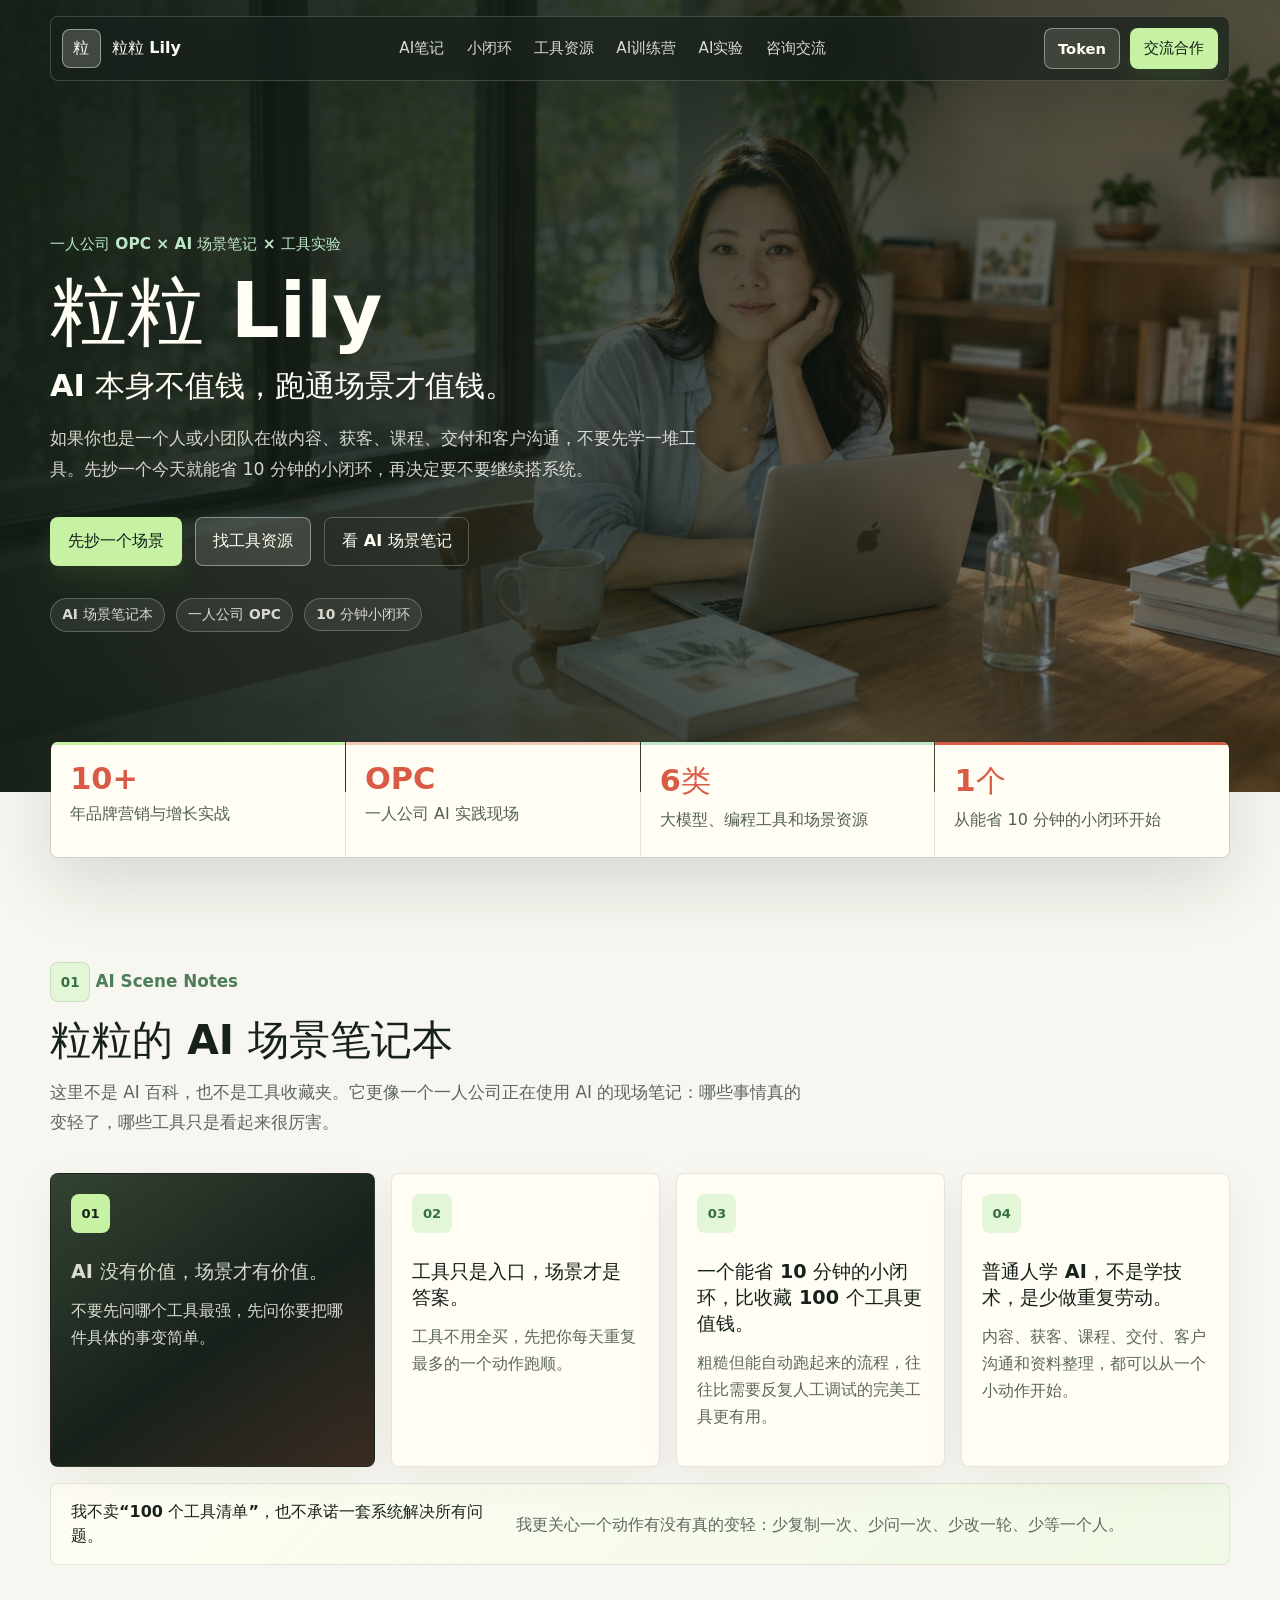
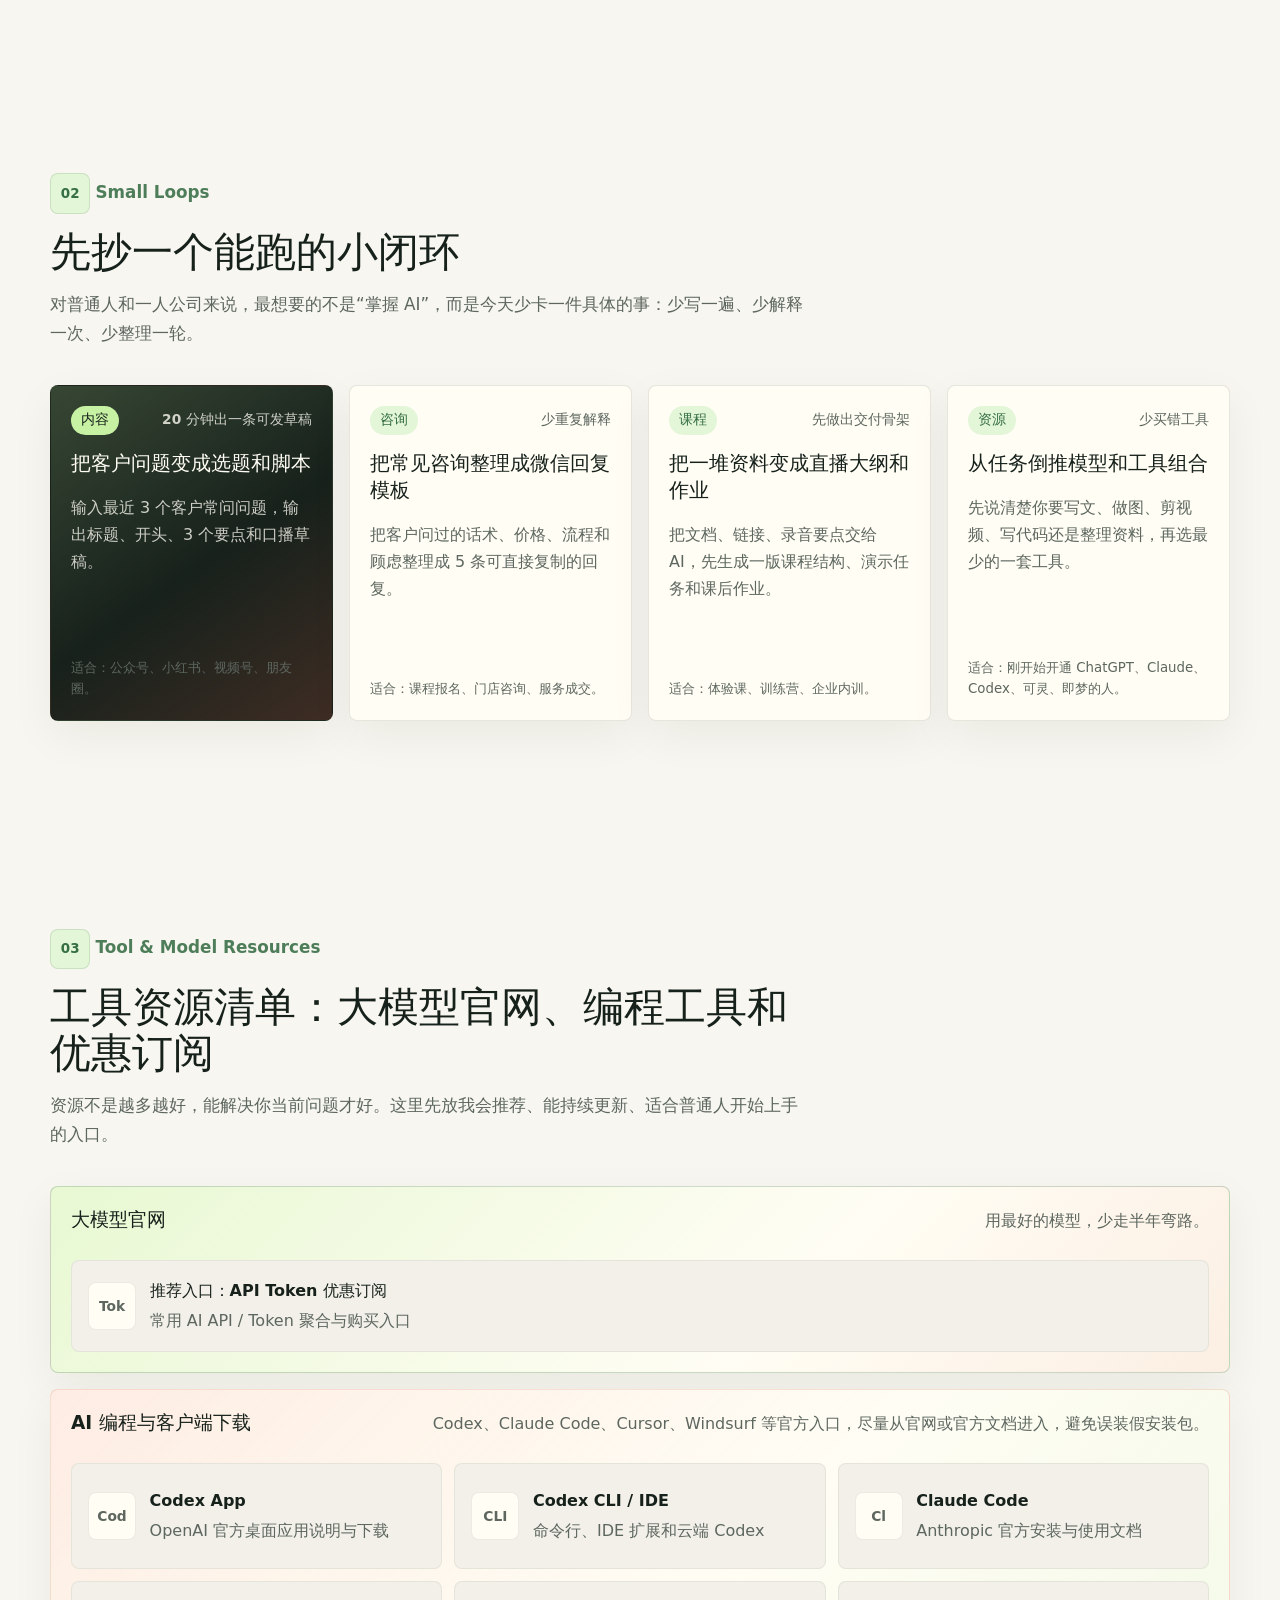
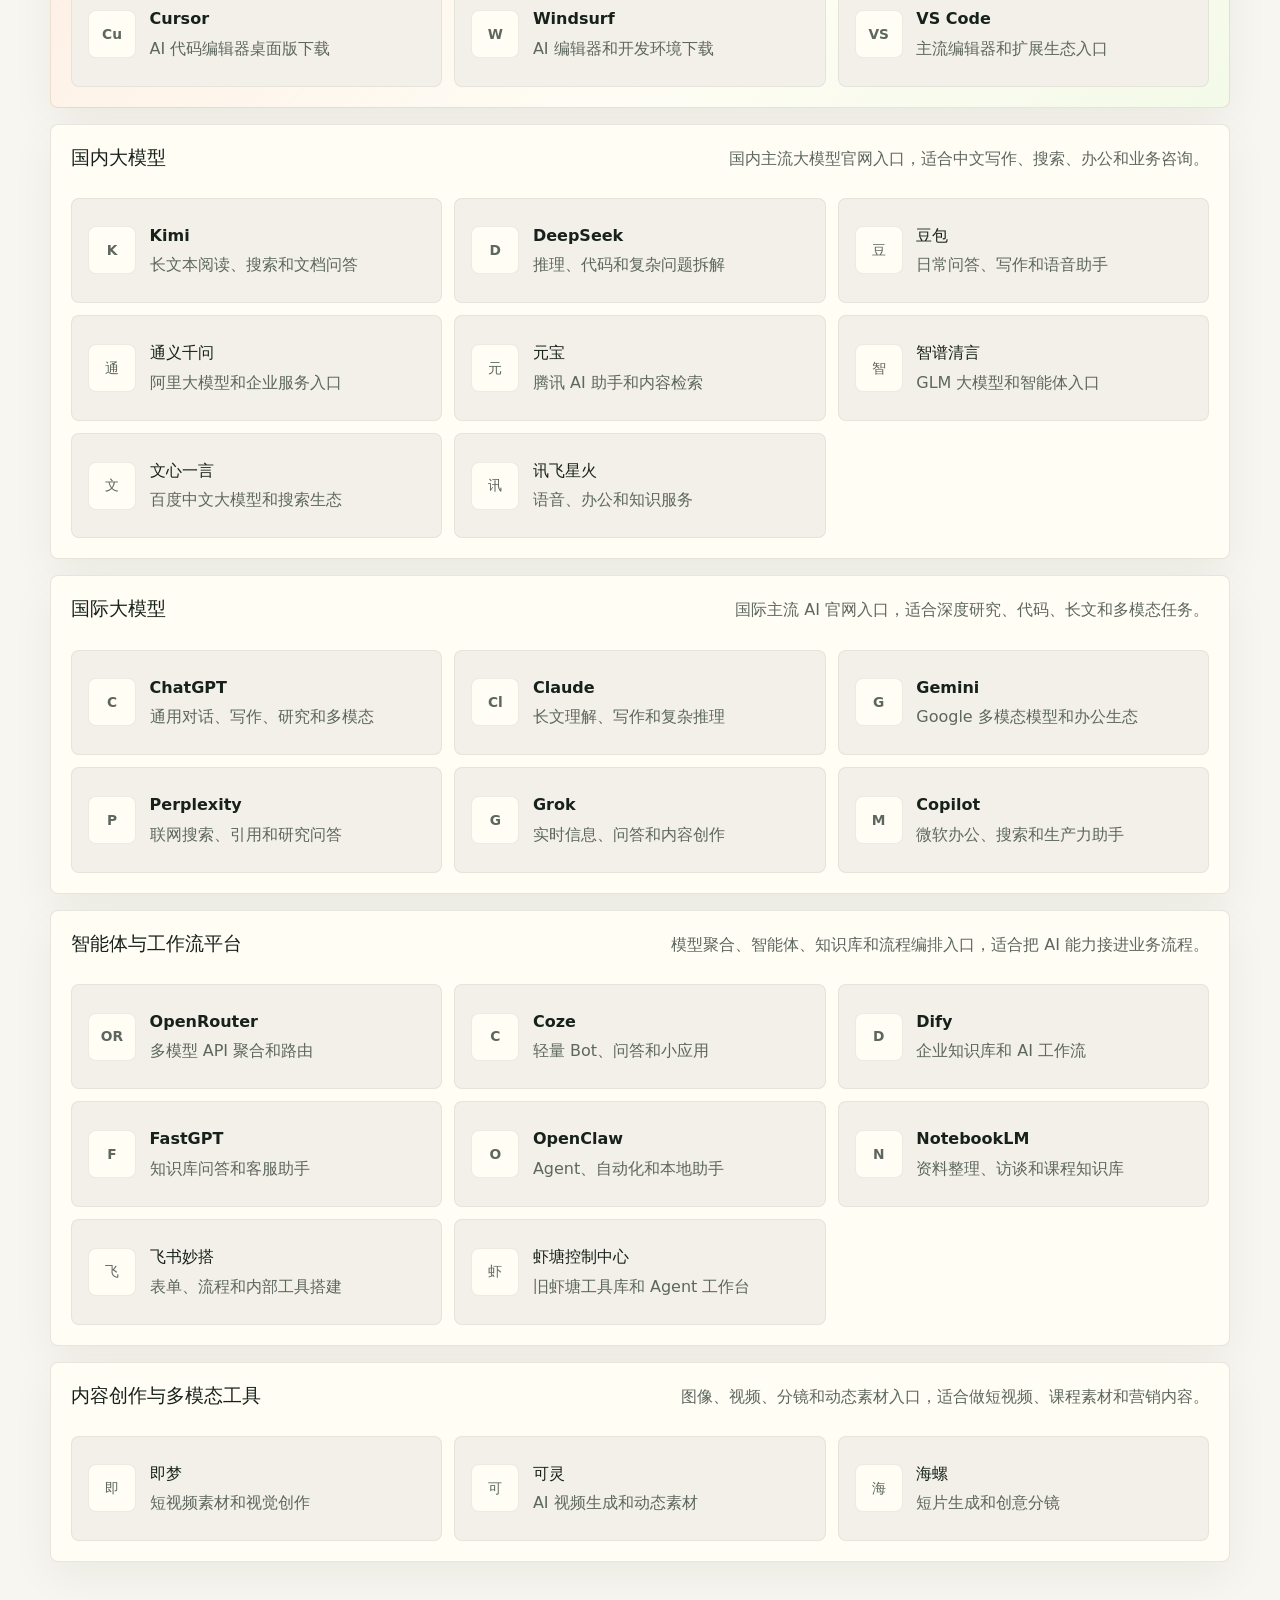
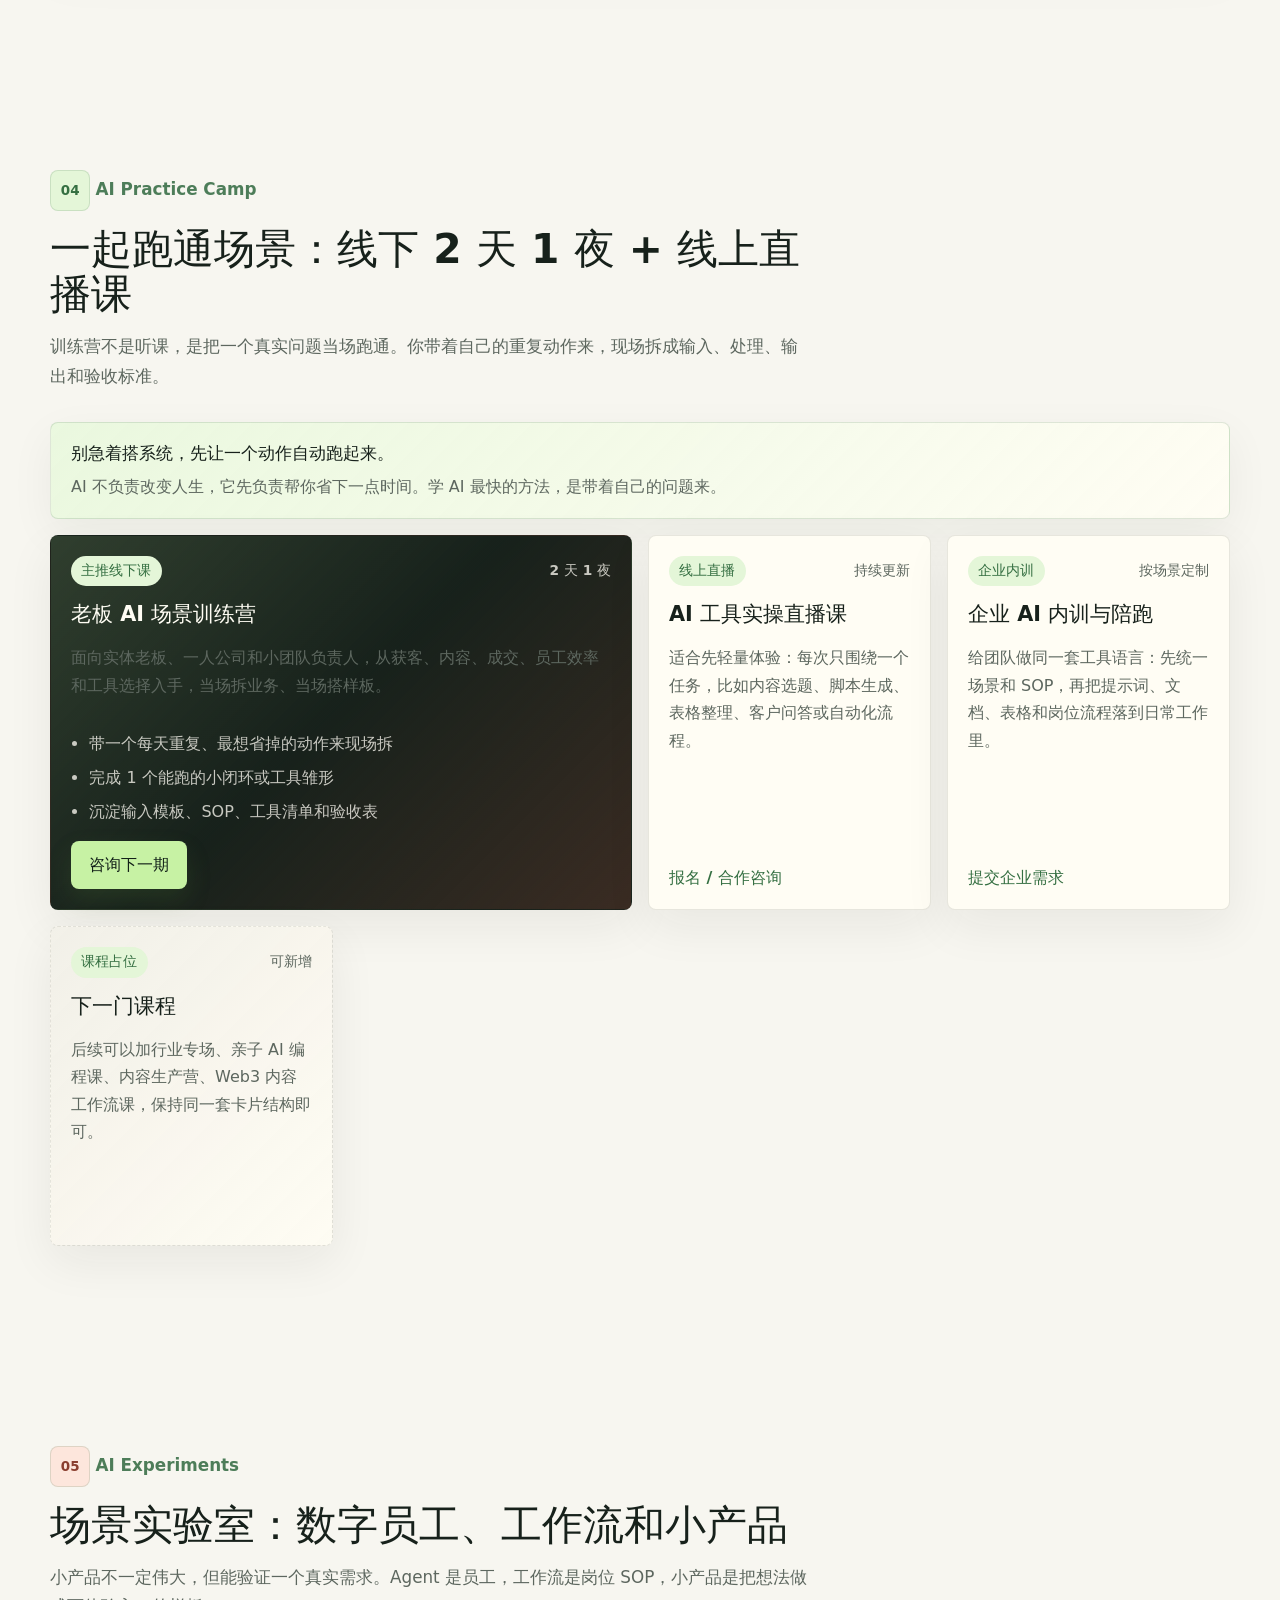
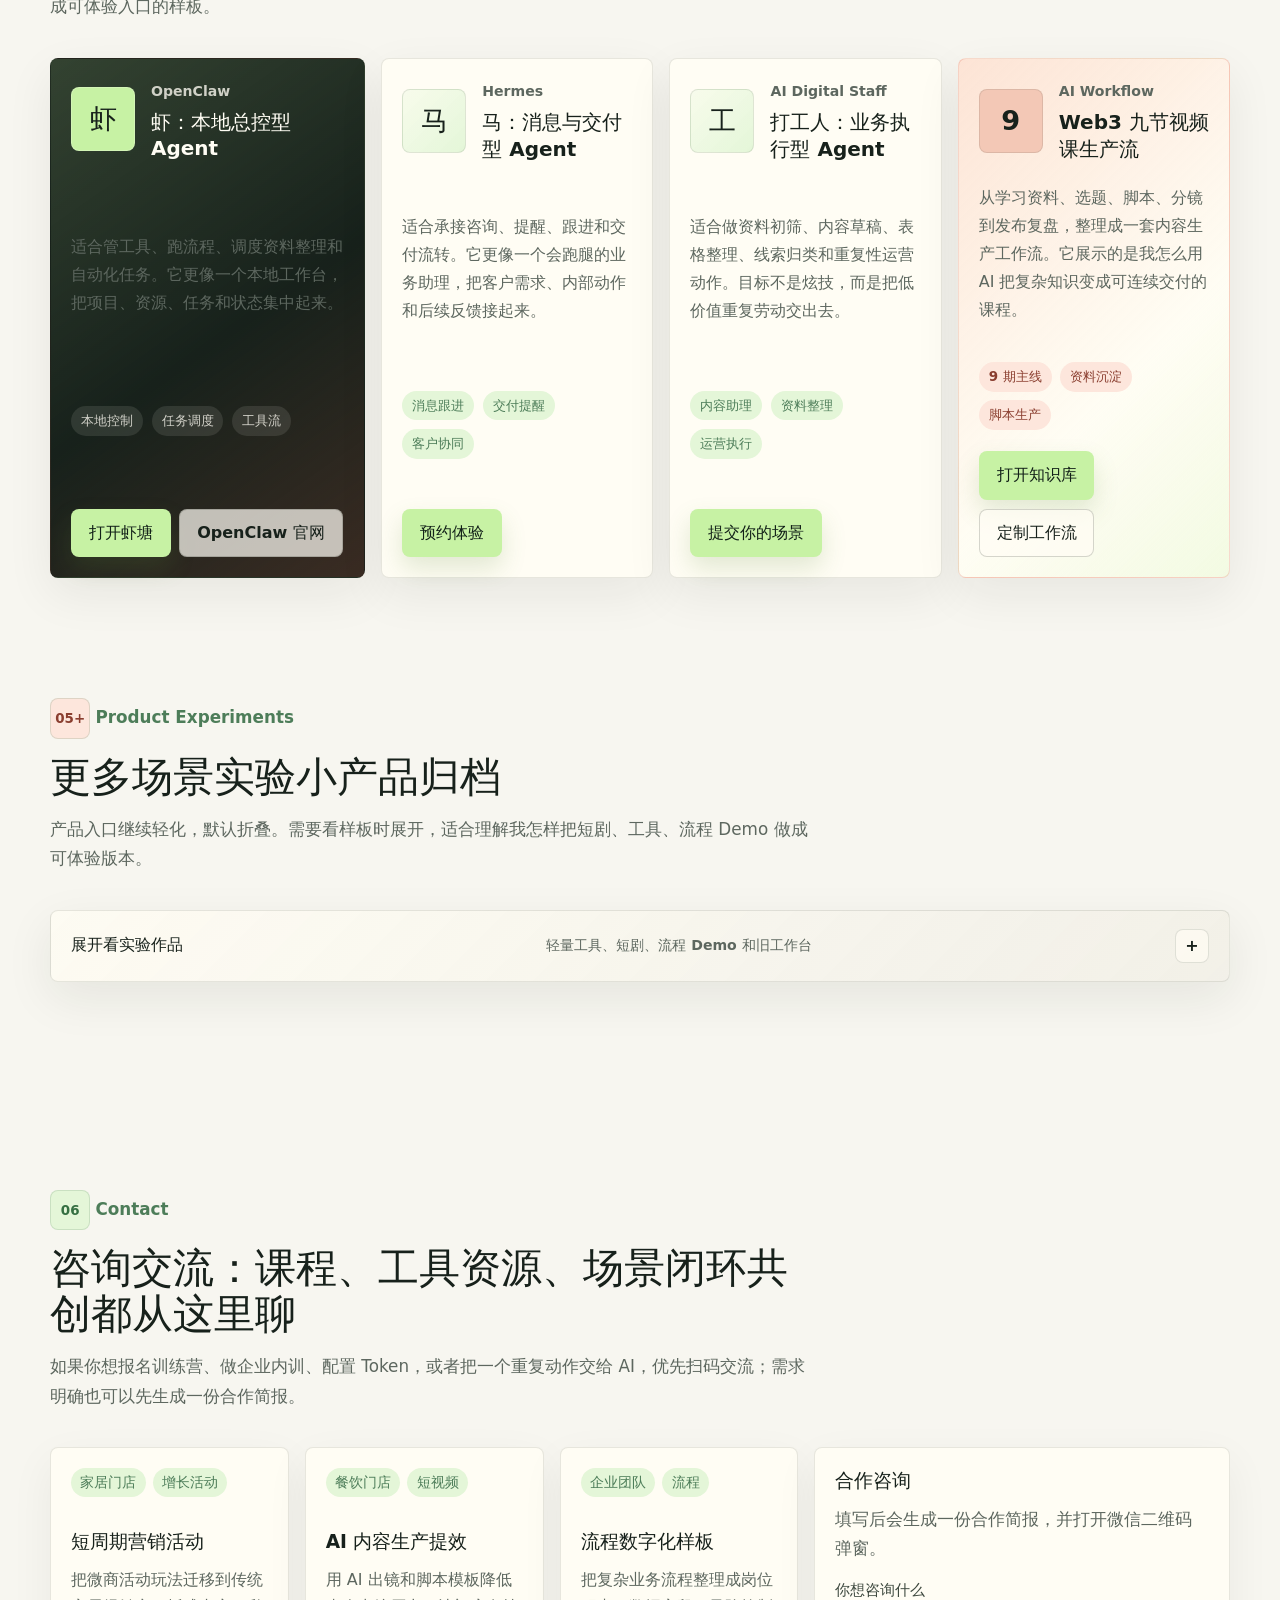
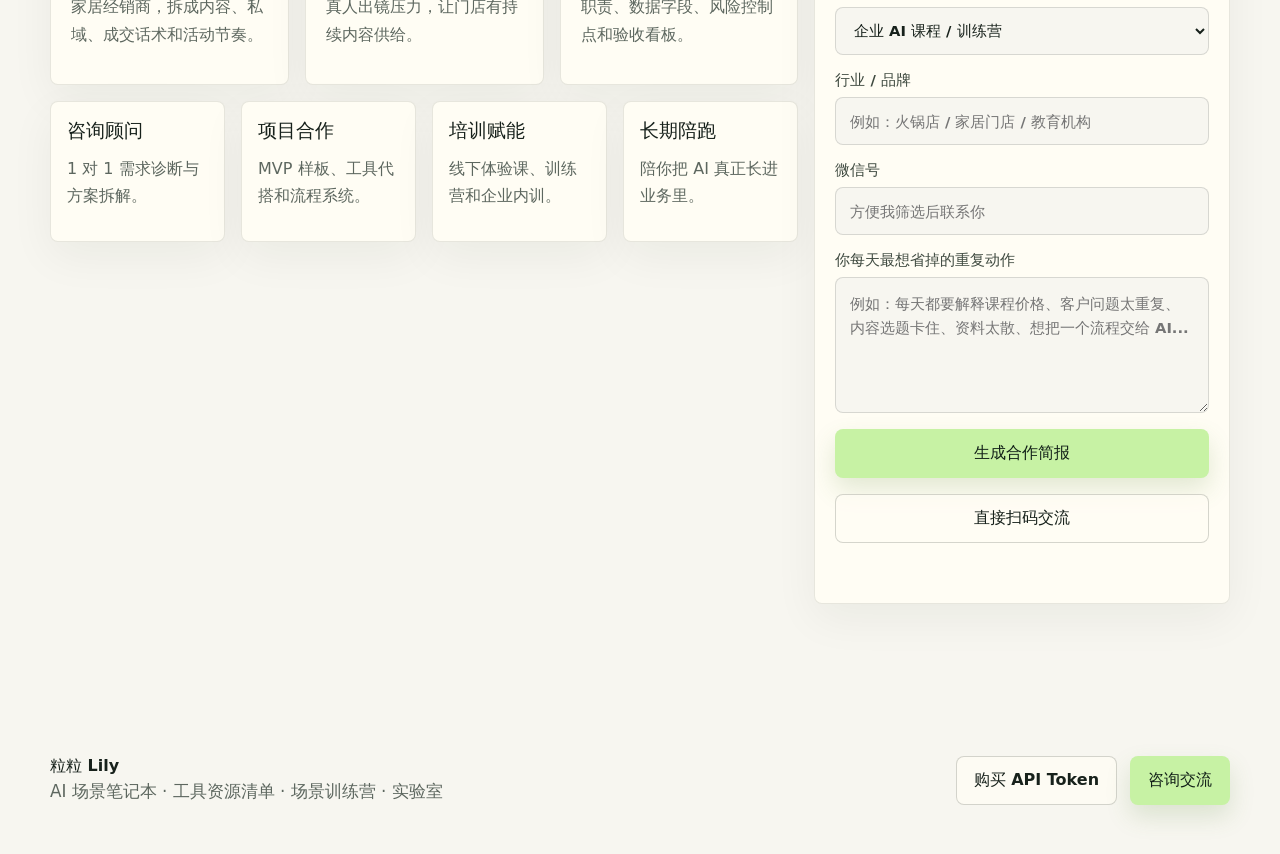
<file: index.html>
<!doctype html>
<html lang="zh-CN">
  <head>
    <meta charset="UTF-8" />
    <meta name="viewport" content="width=device-width, initial-scale=1.0" />
    <meta
      name="description"
      content="粒粒 Lily：一人公司 OPC 的 AI 场景笔记本，记录工具体验、场景实验、训练营、资源清单和数字员工。"
    />
    <meta name="theme-color" content="#17211b" />
    <meta property="og:title" content="粒粒 Lily｜一人公司 AI 场景笔记本" />
    <meta
      property="og:description"
      content="AI 本身不值钱，跑通场景才值钱。记录我用 AI 经营一人公司的工具、方法、踩坑和资源。"
    />
    <meta property="og:type" content="website" />
    <link rel="preload" as="image" href="./assets/lily-hero.jpg" />
    <link rel="stylesheet" href="./styles.css" />
    <title>粒粒 Lily｜一人公司 AI 场景笔记本</title>
  </head>
  <body>
    <header class="site-header">
      <a class="brand-mark" href="#top" aria-label="回到首页">
        <span>粒</span>
        <strong>粒粒 Lily</strong>
      </a>

      <button class="icon-button menu-button" type="button" aria-label="打开导航" data-menu-button>
        <span aria-hidden="true">☰</span>
      </button>

      <nav class="nav-links" aria-label="主导航" data-nav-links>
        <a href="#notes">AI笔记</a>
        <a href="#scenes">小闭环</a>
        <a href="#resources">工具资源</a>
        <a href="#courses">AI训练营</a>
        <a href="#experiments">AI实验</a>
        <a href="#contact">咨询交流</a>
      </nav>

      <div class="nav-actions">
        <a class="button button-secondary compact" href="https://soul.mixiaoxiao.com/register?aff=N5UYH9WLWAF4" target="_blank" rel="noopener sponsored">
          Token
        </a>
        <button class="button button-primary compact" type="button" data-wechat>交流合作</button>
      </div>
    </header>

    <main id="top">
      <section class="hero-section" aria-labelledby="hero-title">
        <div class="hero-overlay"></div>
        <div class="hero-content">
          <p class="eyebrow">一人公司 OPC × AI 场景笔记 × 工具实验</p>
          <h1 id="hero-title">粒粒 Lily</h1>
          <p class="hero-lead">AI 本身不值钱，跑通场景才值钱。</p>
          <p class="hero-copy">
            如果你也是一个人或小团队在做内容、获客、课程、交付和客户沟通，不要先学一堆工具。先抄一个今天就能省 10 分钟的小闭环，再决定要不要继续搭系统。
          </p>

          <div class="hero-actions" aria-label="主要操作">
            <a class="button button-primary" href="#scenes">先抄一个场景</a>
            <a class="button button-secondary" href="#resources">找工具资源</a>
            <a class="button button-ghost" href="#notes">看 AI 场景笔记</a>
          </div>

          <div class="hero-meta" aria-label="合作状态">
            <span>AI 场景笔记本</span>
            <span>一人公司 OPC</span>
            <span>10 分钟小闭环</span>
          </div>
        </div>
      </section>

      <section class="signal-strip" aria-label="经验背书">
        <div class="signal-item">
          <strong>10+</strong>
          <span>年品牌营销与增长实战</span>
        </div>
        <div class="signal-item">
          <strong>OPC</strong>
          <span>一人公司 AI 实践现场</span>
        </div>
        <div class="signal-item">
          <strong>6类</strong>
          <span>大模型、编程工具和场景资源</span>
        </div>
        <div class="signal-item">
          <strong>1个</strong>
          <span>从能省 10 分钟的小闭环开始</span>
        </div>
      </section>

      <section class="section notes-section" id="notes">
        <div class="section-heading">
          <p class="eyebrow muted">AI Scene Notes</p>
          <h2>粒粒的 AI 场景笔记本</h2>
          <p>这里不是 AI 百科，也不是工具收藏夹。它更像一个一人公司正在使用 AI 的现场笔记：哪些事情真的变轻了，哪些工具只是看起来很厉害。</p>
        </div>

        <div class="note-grid" aria-label="AI 场景笔记金句">
          <article class="note-card note-card-primary">
            <span>01</span>
            <h3>AI 没有价值，场景才有价值。</h3>
            <p>不要先问哪个工具最强，先问你要把哪件具体的事变简单。</p>
          </article>
          <article class="note-card">
            <span>02</span>
            <h3>工具只是入口，场景才是答案。</h3>
            <p>工具不用全买，先把你每天重复最多的一个动作跑顺。</p>
          </article>
          <article class="note-card">
            <span>03</span>
            <h3>一个能省 10 分钟的小闭环，比收藏 100 个工具更值钱。</h3>
            <p>粗糙但能自动跑起来的流程，往往比需要反复人工调试的完美工具更有用。</p>
          </article>
          <article class="note-card">
            <span>04</span>
            <h3>普通人学 AI，不是学技术，是少做重复劳动。</h3>
            <p>内容、获客、课程、交付、客户沟通和资料整理，都可以从一个小动作开始。</p>
          </article>
        </div>

        <div class="anti-promise" aria-label="我不做什么">
          <b>我不卖“100 个工具清单”，也不承诺一套系统解决所有问题。</b>
          <span>我更关心一个动作有没有真的变轻：少复制一次、少问一次、少改一轮、少等一个人。</span>
        </div>
      </section>

      <section class="section scenes-section" id="scenes">
        <div class="section-heading">
          <p class="eyebrow muted">Small Loops</p>
          <h2>先抄一个能跑的小闭环</h2>
          <p>对普通人和一人公司来说，最想要的不是“掌握 AI”，而是今天少卡一件具体的事：少写一遍、少解释一次、少整理一轮。</p>
        </div>

        <div class="scene-grid" aria-label="可抄的小闭环">
          <article class="scene-card scene-card-primary">
            <div class="scene-card-head">
              <span>内容</span>
              <b>20 分钟出一条可发草稿</b>
            </div>
            <h3>把客户问题变成选题和脚本</h3>
            <p>输入最近 3 个客户常问问题，输出标题、开头、3 个要点和口播草稿。</p>
            <small>适合：公众号、小红书、视频号、朋友圈。</small>
          </article>

          <article class="scene-card">
            <div class="scene-card-head">
              <span>咨询</span>
              <b>少重复解释</b>
            </div>
            <h3>把常见咨询整理成微信回复模板</h3>
            <p>把客户问过的话术、价格、流程和顾虑整理成 5 条可直接复制的回复。</p>
            <small>适合：课程报名、门店咨询、服务成交。</small>
          </article>

          <article class="scene-card">
            <div class="scene-card-head">
              <span>课程</span>
              <b>先做出交付骨架</b>
            </div>
            <h3>把一堆资料变成直播大纲和作业</h3>
            <p>把文档、链接、录音要点交给 AI，先生成一版课程结构、演示任务和课后作业。</p>
            <small>适合：体验课、训练营、企业内训。</small>
          </article>

          <article class="scene-card">
            <div class="scene-card-head">
              <span>资源</span>
              <b>少买错工具</b>
            </div>
            <h3>从任务倒推模型和工具组合</h3>
            <p>先说清楚你要写文、做图、剪视频、写代码还是整理资料，再选最少的一套工具。</p>
            <small>适合：刚开始开通 ChatGPT、Claude、Codex、可灵、即梦的人。</small>
          </article>
        </div>
      </section>

      <section class="section" id="resources">
        <div class="section-heading">
          <p class="eyebrow muted">Tool & Model Resources</p>
          <h2>工具资源清单：大模型官网、编程工具和优惠订阅</h2>
          <p>资源不是越多越好，能解决你当前问题才好。这里先放我会推荐、能持续更新、适合普通人开始上手的入口。</p>
        </div>

        <div class="resource-shelf">
          <article class="tool-group tool-group-featured">
            <div class="tool-group-head">
              <h3>大模型官网</h3>
              <p>用最好的模型，少走半年弯路。</p>
            </div>
            <div class="tool-grid">
              <a class="tool-card" href="https://soul.mixiaoxiao.com/register?aff=N5UYH9WLWAF4" target="_blank" rel="noopener sponsored">
                <span class="tool-logo" data-fallback="Tok"><img src="https://www.google.com/s2/favicons?sz=128&domain_url=https://soul.mixiaoxiao.com/" alt="" loading="lazy" decoding="async" onerror="this.remove()" /></span>
                <span class="tool-copy"><b>推荐入口：API Token 优惠订阅</b><span>常用 AI API / Token 聚合与购买入口</span></span>
              </a>
            </div>
          </article>

          <article class="tool-group tool-group-dev">
            <div class="tool-group-head">
              <h3>AI 编程与客户端下载</h3>
              <p>Codex、Claude Code、Cursor、Windsurf 等官方入口，尽量从官网或官方文档进入，避免误装假安装包。</p>
            </div>
            <div class="tool-grid">
              <a class="tool-card" href="https://developers.openai.com/codex/app" target="_blank" rel="noopener">
                <span class="tool-logo" data-fallback="Cod"><img src="https://www.google.com/s2/favicons?sz=128&domain_url=https://openai.com/" alt="" loading="lazy" decoding="async" onerror="this.remove()" /></span>
                <span class="tool-copy"><b>Codex App</b><span>OpenAI 官方桌面应用说明与下载</span></span>
              </a>
              <a class="tool-card" href="https://developers.openai.com/codex/quickstart#setup" target="_blank" rel="noopener">
                <span class="tool-logo" data-fallback="CLI"><img src="https://www.google.com/s2/favicons?sz=128&domain_url=https://developers.openai.com/" alt="" loading="lazy" decoding="async" onerror="this.remove()" /></span>
                <span class="tool-copy"><b>Codex CLI / IDE</b><span>命令行、IDE 扩展和云端 Codex</span></span>
              </a>
              <a class="tool-card" href="https://docs.anthropic.com/en/docs/claude-code/getting-started" target="_blank" rel="noopener">
                <span class="tool-logo" data-fallback="Cl"><img src="https://www.google.com/s2/favicons?sz=128&domain_url=https://claude.ai/" alt="" loading="lazy" decoding="async" onerror="this.remove()" /></span>
                <span class="tool-copy"><b>Claude Code</b><span>Anthropic 官方安装与使用文档</span></span>
              </a>
              <a class="tool-card" href="https://cursor.com/en-US/download" target="_blank" rel="noopener">
                <span class="tool-logo" data-fallback="Cu"><img src="https://www.google.com/s2/favicons?sz=128&domain_url=https://cursor.com/" alt="" loading="lazy" decoding="async" onerror="this.remove()" /></span>
                <span class="tool-copy"><b>Cursor</b><span>AI 代码编辑器桌面版下载</span></span>
              </a>
              <a class="tool-card" href="https://windsurf.com/windsurf/download" target="_blank" rel="noopener">
                <span class="tool-logo" data-fallback="W"><img src="https://www.google.com/s2/favicons?sz=128&domain_url=https://windsurf.com/" alt="" loading="lazy" decoding="async" onerror="this.remove()" /></span>
                <span class="tool-copy"><b>Windsurf</b><span>AI 编辑器和开发环境下载</span></span>
              </a>
              <a class="tool-card" href="https://code.visualstudio.com/download" target="_blank" rel="noopener">
                <span class="tool-logo" data-fallback="VS"><img src="https://www.google.com/s2/favicons?sz=128&domain_url=https://code.visualstudio.com/" alt="" loading="lazy" decoding="async" onerror="this.remove()" /></span>
                <span class="tool-copy"><b>VS Code</b><span>主流编辑器和扩展生态入口</span></span>
              </a>
            </div>
          </article>

          <article class="tool-group">
            <div class="tool-group-head">
              <h3>国内大模型</h3>
              <p>国内主流大模型官网入口，适合中文写作、搜索、办公和业务咨询。</p>
            </div>
            <div class="tool-grid">
              <a class="tool-card" href="https://kimi.moonshot.cn/" target="_blank" rel="noopener">
                <span class="tool-logo" data-fallback="K"><img src="https://www.google.com/s2/favicons?sz=128&domain_url=https://kimi.moonshot.cn/" alt="" loading="lazy" decoding="async" onerror="this.remove()" /></span>
                <span class="tool-copy"><b>Kimi</b><span>长文本阅读、搜索和文档问答</span></span>
              </a>
              <a class="tool-card" href="https://chat.deepseek.com/" target="_blank" rel="noopener">
                <span class="tool-logo" data-fallback="D"><img src="https://www.google.com/s2/favicons?sz=128&domain_url=https://chat.deepseek.com/" alt="" loading="lazy" decoding="async" onerror="this.remove()" /></span>
                <span class="tool-copy"><b>DeepSeek</b><span>推理、代码和复杂问题拆解</span></span>
              </a>
              <a class="tool-card" href="https://www.doubao.com/" target="_blank" rel="noopener">
                <span class="tool-logo" data-fallback="豆"><img src="https://www.google.com/s2/favicons?sz=128&domain_url=https://www.doubao.com/" alt="" loading="lazy" decoding="async" onerror="this.remove()" /></span>
                <span class="tool-copy"><b>豆包</b><span>日常问答、写作和语音助手</span></span>
              </a>
              <a class="tool-card" href="https://tongyi.aliyun.com/" target="_blank" rel="noopener">
                <span class="tool-logo" data-fallback="通"><img src="https://www.google.com/s2/favicons?sz=128&domain_url=https://tongyi.aliyun.com/" alt="" loading="lazy" decoding="async" onerror="this.remove()" /></span>
                <span class="tool-copy"><b>通义千问</b><span>阿里大模型和企业服务入口</span></span>
              </a>
              <a class="tool-card" href="https://yuanbao.tencent.com/" target="_blank" rel="noopener">
                <span class="tool-logo" data-fallback="元"><img src="https://www.google.com/s2/favicons?sz=128&domain_url=https://yuanbao.tencent.com/" alt="" loading="lazy" decoding="async" onerror="this.remove()" /></span>
                <span class="tool-copy"><b>元宝</b><span>腾讯 AI 助手和内容检索</span></span>
              </a>
              <a class="tool-card" href="https://chatglm.cn/" target="_blank" rel="noopener">
                <span class="tool-logo" data-fallback="智"><img src="https://www.google.com/s2/favicons?sz=128&domain_url=https://chatglm.cn/" alt="" loading="lazy" decoding="async" onerror="this.remove()" /></span>
                <span class="tool-copy"><b>智谱清言</b><span>GLM 大模型和智能体入口</span></span>
              </a>
              <a class="tool-card" href="https://yiyan.baidu.com/" target="_blank" rel="noopener">
                <span class="tool-logo" data-fallback="文"><img src="https://www.google.com/s2/favicons?sz=128&domain_url=https://yiyan.baidu.com/" alt="" loading="lazy" decoding="async" onerror="this.remove()" /></span>
                <span class="tool-copy"><b>文心一言</b><span>百度中文大模型和搜索生态</span></span>
              </a>
              <a class="tool-card" href="https://xinghuo.xfyun.cn/" target="_blank" rel="noopener">
                <span class="tool-logo" data-fallback="讯"><img src="https://www.google.com/s2/favicons?sz=128&domain_url=https://xinghuo.xfyun.cn/" alt="" loading="lazy" decoding="async" onerror="this.remove()" /></span>
                <span class="tool-copy"><b>讯飞星火</b><span>语音、办公和知识服务</span></span>
              </a>
            </div>
          </article>

          <article class="tool-group">
            <div class="tool-group-head">
              <h3>国际大模型</h3>
              <p>国际主流 AI 官网入口，适合深度研究、代码、长文和多模态任务。</p>
            </div>
            <div class="tool-grid">
              <a class="tool-card" href="https://chatgpt.com/" target="_blank" rel="noopener">
                <span class="tool-logo" data-fallback="C"><img src="https://www.google.com/s2/favicons?sz=128&domain_url=https://chatgpt.com/" alt="" loading="lazy" decoding="async" onerror="this.remove()" /></span>
                <span class="tool-copy"><b>ChatGPT</b><span>通用对话、写作、研究和多模态</span></span>
              </a>
              <a class="tool-card" href="https://claude.ai/" target="_blank" rel="noopener">
                <span class="tool-logo" data-fallback="Cl"><img src="https://www.google.com/s2/favicons?sz=128&domain_url=https://claude.ai/" alt="" loading="lazy" decoding="async" onerror="this.remove()" /></span>
                <span class="tool-copy"><b>Claude</b><span>长文理解、写作和复杂推理</span></span>
              </a>
              <a class="tool-card" href="https://gemini.google.com/" target="_blank" rel="noopener">
                <span class="tool-logo" data-fallback="G"><img src="https://www.google.com/s2/favicons?sz=128&domain_url=https://gemini.google.com/" alt="" loading="lazy" decoding="async" onerror="this.remove()" /></span>
                <span class="tool-copy"><b>Gemini</b><span>Google 多模态模型和办公生态</span></span>
              </a>
              <a class="tool-card" href="https://www.perplexity.ai/" target="_blank" rel="noopener">
                <span class="tool-logo" data-fallback="P"><img src="https://www.google.com/s2/favicons?sz=128&domain_url=https://www.perplexity.ai/" alt="" loading="lazy" decoding="async" onerror="this.remove()" /></span>
                <span class="tool-copy"><b>Perplexity</b><span>联网搜索、引用和研究问答</span></span>
              </a>
              <a class="tool-card" href="https://grok.com/" target="_blank" rel="noopener">
                <span class="tool-logo" data-fallback="G"><img src="https://www.google.com/s2/favicons?sz=128&domain_url=https://grok.com/" alt="" loading="lazy" decoding="async" onerror="this.remove()" /></span>
                <span class="tool-copy"><b>Grok</b><span>实时信息、问答和内容创作</span></span>
              </a>
              <a class="tool-card" href="https://copilot.microsoft.com/" target="_blank" rel="noopener">
                <span class="tool-logo" data-fallback="M"><img src="https://www.google.com/s2/favicons?sz=128&domain_url=https://copilot.microsoft.com/" alt="" loading="lazy" decoding="async" onerror="this.remove()" /></span>
                <span class="tool-copy"><b>Copilot</b><span>微软办公、搜索和生产力助手</span></span>
              </a>
            </div>
          </article>

          <article class="tool-group">
            <div class="tool-group-head">
              <h3>智能体与工作流平台</h3>
              <p>模型聚合、智能体、知识库和流程编排入口，适合把 AI 能力接进业务流程。</p>
            </div>
            <div class="tool-grid">
              <a class="tool-card" href="https://openrouter.ai/" target="_blank" rel="noopener">
                <span class="tool-logo" data-fallback="OR"><img src="https://www.google.com/s2/favicons?sz=128&domain_url=https://openrouter.ai/" alt="" loading="lazy" decoding="async" onerror="this.remove()" /></span>
                <span class="tool-copy"><b>OpenRouter</b><span>多模型 API 聚合和路由</span></span>
              </a>
              <a class="tool-card" href="https://www.coze.cn/" target="_blank" rel="noopener">
                <span class="tool-logo" data-fallback="C"><img src="https://www.google.com/s2/favicons?sz=128&domain_url=https://www.coze.cn/" alt="" loading="lazy" decoding="async" onerror="this.remove()" /></span>
                <span class="tool-copy"><b>Coze</b><span>轻量 Bot、问答和小应用</span></span>
              </a>
              <a class="tool-card" href="https://dify.ai/" target="_blank" rel="noopener">
                <span class="tool-logo" data-fallback="D"><img src="https://www.google.com/s2/favicons?sz=128&domain_url=https://dify.ai/" alt="" loading="lazy" decoding="async" onerror="this.remove()" /></span>
                <span class="tool-copy"><b>Dify</b><span>企业知识库和 AI 工作流</span></span>
              </a>
              <a class="tool-card" href="https://fastgpt.in/" target="_blank" rel="noopener">
                <span class="tool-logo" data-fallback="F"><img src="https://www.google.com/s2/favicons?sz=128&domain_url=https://fastgpt.in/" alt="" loading="lazy" decoding="async" onerror="this.remove()" /></span>
                <span class="tool-copy"><b>FastGPT</b><span>知识库问答和客服助手</span></span>
              </a>
              <a class="tool-card" href="https://openclaw.ai/" target="_blank" rel="noopener">
                <span class="tool-logo" data-fallback="O"><img src="https://www.google.com/s2/favicons?sz=128&domain_url=https://openclaw.ai/" alt="" loading="lazy" decoding="async" onerror="this.remove()" /></span>
                <span class="tool-copy"><b>OpenClaw</b><span>Agent、自动化和本地助手</span></span>
              </a>
              <a class="tool-card" href="https://notebooklm.google.com/" target="_blank" rel="noopener">
                <span class="tool-logo" data-fallback="N"><img src="https://www.google.com/s2/favicons?sz=128&domain_url=https://notebooklm.google.com/" alt="" loading="lazy" decoding="async" onerror="this.remove()" /></span>
                <span class="tool-copy"><b>NotebookLM</b><span>资料整理、访谈和课程知识库</span></span>
              </a>
              <a class="tool-card" href="https://www.feishu.cn/product/base" target="_blank" rel="noopener">
                <span class="tool-logo" data-fallback="飞"><img src="https://www.google.com/s2/favicons?sz=128&domain_url=https://www.feishu.cn/" alt="" loading="lazy" decoding="async" onerror="this.remove()" /></span>
                <span class="tool-copy"><b>飞书妙搭</b><span>表单、流程和内部工具搭建</span></span>
              </a>
              <a class="tool-card" href="https://localops.cn/dashboard" target="_blank" rel="noopener">
                <span class="tool-logo" data-fallback="虾"><img src="https://www.google.com/s2/favicons?sz=128&domain_url=https://localops.cn/" alt="" loading="lazy" decoding="async" onerror="this.remove()" /></span>
                <span class="tool-copy"><b>虾塘控制中心</b><span>旧虾塘工具库和 Agent 工作台</span></span>
              </a>
            </div>
          </article>

          <article class="tool-group">
            <div class="tool-group-head">
              <h3>内容创作与多模态工具</h3>
              <p>图像、视频、分镜和动态素材入口，适合做短视频、课程素材和营销内容。</p>
            </div>
            <div class="tool-grid">
              <a class="tool-card" href="https://jimeng.jianying.com/" target="_blank" rel="noopener">
                <span class="tool-logo" data-fallback="即"><img src="https://www.google.com/s2/favicons?sz=128&domain_url=https://jimeng.jianying.com/" alt="" loading="lazy" decoding="async" onerror="this.remove()" /></span>
                <span class="tool-copy"><b>即梦</b><span>短视频素材和视觉创作</span></span>
              </a>
              <a class="tool-card" href="https://klingai.kuaishou.com/" target="_blank" rel="noopener">
                <span class="tool-logo" data-fallback="可"><img src="https://www.google.com/s2/favicons?sz=128&domain_url=https://klingai.kuaishou.com/" alt="" loading="lazy" decoding="async" onerror="this.remove()" /></span>
                <span class="tool-copy"><b>可灵</b><span>AI 视频生成和动态素材</span></span>
              </a>
              <a class="tool-card" href="https://hailuoai.com/" target="_blank" rel="noopener">
                <span class="tool-logo" data-fallback="海"><img src="https://www.google.com/s2/favicons?sz=128&domain_url=https://hailuoai.com/" alt="" loading="lazy" decoding="async" onerror="this.remove()" /></span>
                <span class="tool-copy"><b>海螺</b><span>短片生成和创意分镜</span></span>
              </a>
            </div>
          </article>
        </div>
      </section>

      <section class="section training-section" id="courses">
        <div class="section-heading">
          <p class="eyebrow muted">AI Practice Camp</p>
          <h2>一起跑通场景：线下 2 天 1 夜 + 线上直播课</h2>
          <p>训练营不是听课，是把一个真实问题当场跑通。你带着自己的重复动作来，现场拆成输入、处理、输出和验收标准。</p>
        </div>

        <div class="principle-callout">
          <b>别急着搭系统，先让一个动作自动跑起来。</b>
          <span>AI 不负责改变人生，它先负责帮你省下一点时间。学 AI 最快的方法，是带着自己的问题来。</span>
        </div>

        <div class="course-board">
          <article class="course-card course-card-featured">
            <div class="course-card-head">
              <span class="status-pill">主推线下课</span>
              <span>2 天 1 夜</span>
            </div>
            <h3>老板 AI 场景训练营</h3>
            <p>面向实体老板、一人公司和小团队负责人，从获客、内容、成交、员工效率和工具选择入手，当场拆业务、当场搭样板。</p>
            <ul>
              <li>带一个每天重复、最想省掉的动作来现场拆</li>
              <li>完成 1 个能跑的小闭环或工具雏形</li>
              <li>沉淀输入模板、SOP、工具清单和验收表</li>
            </ul>
            <button class="button button-primary" type="button" data-wechat>咨询下一期</button>
          </article>

          <article class="course-card">
            <div class="course-card-head">
              <span class="status-pill">线上直播</span>
              <span>持续更新</span>
            </div>
            <h3>AI 工具实操直播课</h3>
            <p>适合先轻量体验：每次只围绕一个任务，比如内容选题、脚本生成、表格整理、客户问答或自动化流程。</p>
            <a class="text-link" href="#contact">报名 / 合作咨询</a>
          </article>

          <article class="course-card">
            <div class="course-card-head">
              <span class="status-pill">企业内训</span>
              <span>按场景定制</span>
            </div>
            <h3>企业 AI 内训与陪跑</h3>
            <p>给团队做同一套工具语言：先统一场景和 SOP，再把提示词、文档、表格和岗位流程落到日常工作里。</p>
            <a class="text-link" href="#contact">提交企业需求</a>
          </article>

          <article class="course-card course-card-empty">
            <div class="course-card-head">
              <span class="status-pill">课程占位</span>
              <span>可新增</span>
            </div>
            <h3>下一门课程</h3>
            <p>后续可以加行业专场、亲子 AI 编程课、内容生产营、Web3 内容工作流课，保持同一套卡片结构即可。</p>
          </article>
        </div>
      </section>

      <section class="section agents-section" id="experiments">
        <div class="section-heading">
          <p class="eyebrow muted">AI Experiments</p>
          <h2>场景实验室：数字员工、工作流和小产品</h2>
          <p>小产品不一定伟大，但能验证一个真实需求。Agent 是员工，工作流是岗位 SOP，小产品是把想法做成可体验入口的样板。</p>
        </div>

        <div class="agent-grid" id="agents" aria-label="AI 数字员工">
          <article class="agent-card agent-card-primary">
            <div class="agent-card-top">
              <span class="agent-avatar">虾</span>
              <div>
                <p class="agent-kicker">OpenClaw</p>
                <h3>虾：本地总控型 Agent</h3>
              </div>
            </div>
            <p>适合管工具、跑流程、调度资料整理和自动化任务。它更像一个本地工作台，把项目、资源、任务和状态集中起来。</p>
            <div class="agent-tags">
              <span>本地控制</span>
              <span>任务调度</span>
              <span>工具流</span>
            </div>
            <div class="agent-actions">
              <a class="button button-primary" href="https://localops.cn/dashboard" target="_blank" rel="noopener">打开虾塘</a>
              <a class="button button-secondary light" href="https://openclaw.ai/" target="_blank" rel="noopener">OpenClaw 官网</a>
            </div>
          </article>

          <article class="agent-card">
            <div class="agent-card-top">
              <span class="agent-avatar">马</span>
              <div>
                <p class="agent-kicker">Hermes</p>
                <h3>马：消息与交付型 Agent</h3>
              </div>
            </div>
            <p>适合承接咨询、提醒、跟进和交付流转。它更像一个会跑腿的业务助理，把客户需求、内部动作和后续反馈接起来。</p>
            <div class="agent-tags">
              <span>消息跟进</span>
              <span>交付提醒</span>
              <span>客户协同</span>
            </div>
            <div class="agent-actions">
              <button class="button button-primary" type="button" data-wechat>预约体验</button>
            </div>
          </article>

          <article class="agent-card">
            <div class="agent-card-top">
              <span class="agent-avatar">工</span>
              <div>
                <p class="agent-kicker">AI Digital Staff</p>
                <h3>打工人：业务执行型 Agent</h3>
              </div>
            </div>
            <p>适合做资料初筛、内容草稿、表格整理、线索归类和重复性运营动作。目标不是炫技，而是把低价值重复劳动交出去。</p>
            <div class="agent-tags">
              <span>内容助理</span>
              <span>资料整理</span>
              <span>运营执行</span>
            </div>
            <div class="agent-actions">
              <a class="button button-primary" href="#contact">提交你的场景</a>
            </div>
          </article>

          <article class="agent-card agent-card-workflow">
            <div class="agent-card-top">
              <span class="agent-avatar">9</span>
              <div>
                <p class="agent-kicker">AI Workflow</p>
                <h3>Web3 九节视频课生产流</h3>
              </div>
            </div>
            <p>从学习资料、选题、脚本、分镜到发布复盘，整理成一套内容生产工作流。它展示的是我怎么用 AI 把复杂知识变成可连续交付的课程。</p>
            <div class="agent-tags">
              <span>9 期主线</span>
              <span>资料沉淀</span>
              <span>脚本生产</span>
            </div>
            <div class="agent-actions">
              <a class="button button-primary" href="./workflows/web3-knowledge/" target="_blank" rel="noopener">打开知识库</a>
              <button class="button button-secondary light" type="button" data-wechat>定制工作流</button>
            </div>
          </article>
        </div>
      </section>

      <section class="section experiments-products" id="products">
        <div class="section-heading">
          <p class="eyebrow muted">Product Experiments</p>
          <h2>更多场景实验小产品归档</h2>
          <p>产品入口继续轻化，默认折叠。需要看样板时展开，适合理解我怎样把短剧、工具、流程 Demo 做成可体验版本。</p>
        </div>

        <details class="product-archive">
          <summary>
            <span>展开看实验作品</span>
            <small>轻量工具、短剧、流程 Demo 和旧工作台</small>
          </summary>

          <div class="product-grid">
            <article class="product-card">
              <span class="project-icon">净</span>
              <h3>净片工坊</h3>
              <p>短视频水印处理和素材清理工具。</p>
              <a class="text-link" href="https://localops.cn/video-clean" target="_blank" rel="noopener">localops.cn/video-clean</a>
            </article>
            <article class="product-card">
              <span class="project-icon">写</span>
              <h3>平行写真馆 H5</h3>
              <p>AI 写真体验、风格选择和成片解锁。</p>
              <span class="status-pill">本地可演示</span>
            </article>
            <article class="product-card">
              <span class="project-icon">单</span>
              <h3>星鹤陪玩 H5</h3>
              <p>服务目录、预约收单和后台导出。</p>
              <span class="status-pill">本地可演示</span>
            </article>
            <article class="product-card">
              <span class="project-icon">流</span>
              <h3>企业流程数字化 Demo</h3>
              <p>把业务拆成字段、角色、规则和看板。</p>
              <span class="status-pill">业务样板</span>
            </article>
            <article class="product-card">
              <span class="project-icon">课</span>
              <h3>儿童 Vibe Coding</h3>
              <p>亲子 AI 编程课的任务岛和创作台。</p>
              <span class="status-pill">课程样板</span>
            </article>
            <article class="product-card">
              <span class="project-icon">剧</span>
              <h3>AI 真人短剧工作流</h3>
              <p>用脚本、分镜、数字分身和剪辑流程，把真人短剧做成可复用生产线。</p>
              <a class="text-link" href="https://jimeng.jianying.com/" target="_blank" rel="noopener">即梦创作入口</a>
            </article>
            <article class="product-card">
              <span class="project-icon">增</span>
              <h3>粒粒 AI 增长控制台</h3>
              <p>课程、AI 员工、收益记录和增长任务台。</p>
              <span class="status-pill">规划中</span>
            </article>
          </div>

          <details class="archive-projects">
            <summary>其他本地实验项目</summary>
            <div class="archive-grid">
              <span>净片工坊小程序</span>
              <span>净片工坊管理后台</span>
              <span>游戏陪玩小程序 V1</span>
              <span>盛和岗位 Demo Hub</span>
              <span>盛和 AI 投研 Demo</span>
              <span>Onchain Trading Bot</span>
              <span>虾塘控制中心</span>
              <span>养虾总控台</span>
              <span>家居 AI 课程重制包</span>
              <span>知识收集器</span>
              <span>虾协同面板</span>
              <span>Web3 内容工作流知识库</span>
            </div>
          </details>
        </details>
      </section>

      <section class="section contact-section" id="contact">
        <div class="section-heading">
          <p class="eyebrow muted">Contact</p>
          <h2>咨询交流：课程、工具资源、场景闭环共创都从这里聊</h2>
          <p>如果你想报名训练营、做企业内训、配置 Token，或者把一个重复动作交给 AI，优先扫码交流；需求明确也可以先生成一份合作简报。</p>
        </div>

        <div class="case-layout">
          <div>
            <div class="case-grid">
              <article class="case-card">
                <div class="label-row"><span>家居门店</span><span>增长活动</span></div>
                <h3>短周期营销活动</h3>
                <p>把微商活动玩法迁移到传统家居经销商，拆成内容、私域、成交话术和活动节奏。</p>
              </article>
              <article class="case-card">
                <div class="label-row"><span>餐饮门店</span><span>短视频</span></div>
                <h3>AI 内容生产提效</h3>
                <p>用 AI 出镜和脚本模板降低真人出镜压力，让门店有持续内容供给。</p>
              </article>
              <article class="case-card">
                <div class="label-row"><span>企业团队</span><span>流程</span></div>
                <h3>流程数字化样板</h3>
                <p>把复杂业务流程整理成岗位职责、数据字段、风险控制点和验收看板。</p>
              </article>
            </div>

            <div class="method-grid">
              <article><h3>咨询顾问</h3><p>1 对 1 需求诊断与方案拆解。</p></article>
              <article><h3>项目合作</h3><p>MVP 样板、工具代搭和流程系统。</p></article>
              <article><h3>培训赋能</h3><p>线下体验课、训练营和企业内训。</p></article>
              <article><h3>长期陪跑</h3><p>陪你把 AI 真正长进业务里。</p></article>
            </div>
          </div>

          <aside class="form-card">
            <h3>合作咨询</h3>
            <p>填写后会生成一份合作简报，并打开微信二维码弹窗。</p>
            <form class="lead-form" data-consult-form>
              <label>
                你想咨询什么
                <select name="intent">
                  <option>企业 AI 课程 / 训练营</option>
                  <option>企业 AI 诊断 / 陪跑</option>
                  <option>AI 工作流 / 数字员工体验</option>
                  <option>工具代搭 / MVP 共创</option>
                  <option>Token / API 使用咨询</option>
                </select>
              </label>
              <label>
                行业 / 品牌
                <input name="bizName" placeholder="例如：火锅店 / 家居门店 / 教育机构" required />
              </label>
              <label>
                微信号
                <input name="wechat" placeholder="方便我筛选后联系你" required />
              </label>
              <label>
                你每天最想省掉的重复动作
                <textarea name="need" placeholder="例如：每天都要解释课程价格、客户问题太重复、内容选题卡住、资料太散、想把一个流程交给 AI..." required></textarea>
              </label>
              <button class="button button-primary full-width" type="submit">生成合作简报</button>
              <button class="button button-secondary light full-width" type="button" data-wechat>直接扫码交流</button>
              <div class="form-status" data-form-status role="status"></div>
            </form>
          </aside>
        </div>
      </section>
    </main>

    <footer class="footer">
      <div>
        <strong>粒粒 Lily</strong>
        <span>AI 场景笔记本 · 工具资源清单 · 场景训练营 · 实验室</span>
      </div>
      <div class="footer-actions">
        <a class="button button-secondary light" href="https://soul.mixiaoxiao.com/register?aff=N5UYH9WLWAF4" target="_blank" rel="noopener sponsored">购买 API Token</a>
        <a class="button button-primary" href="#contact">咨询交流</a>
      </div>
    </footer>

    <div class="modal" id="wechatModal" aria-hidden="true" role="dialog" aria-modal="true" aria-labelledby="wechatTitle">
      <div class="modal-card">
        <div class="modal-head">
          <h3 id="wechatTitle">交流合作</h3>
          <button class="close-btn" type="button" data-close-wechat aria-label="关闭">×</button>
        </div>
        <div class="modal-body">
          <div class="qr-box" aria-label="客户添加粒粒微信二维码">
            <img src="./assets/wechat-qr.jpg" alt="客户扫码添加粒粒微信二维码" onerror="this.src='./assets/wechat-qr-placeholder.png'" />
          </div>
          <div class="modal-copy">
            <p>扫码加我微信，适合聊 AI 场景训练营、工具资源、工作流共创、Token 使用和企业陪跑。</p>
            <div class="wechat-id">
              <b id="wechatId">粒粒｜AI落地增长策划</b>
              <button class="copy-btn" type="button" data-copy-wechat>复制</button>
            </div>
            <ul>
              <li>企业 AI 实操体验课 / 训练营咨询</li>
              <li>想把一个业务 idea 做成可体验工具或工作流</li>
              <li>需要 API Token、工具选择或工作流建议</li>
              <li>企业内训、陪跑、内容提效、数字员工和收单系统</li>
            </ul>
          </div>
        </div>
      </div>
    </div>

    <script src="./main.js"></script>
  </body>
</html>
</file>
<file: styles.css>
:root {
  color: #17211b;
  background: #f7f6f0;
  font-family:
    Inter, ui-sans-serif, system-ui, -apple-system, BlinkMacSystemFont, "Segoe UI",
    "PingFang SC", "Hiragino Sans GB", "Microsoft YaHei", sans-serif;
  font-synthesis: none;
  text-rendering: optimizeLegibility;
  -webkit-font-smoothing: antialiased;
}

* {
  box-sizing: border-box;
}

html {
  scroll-behavior: smooth;
}

body {
  margin: 0;
  min-width: 320px;
  background:
    linear-gradient(180deg, rgba(233, 238, 229, 0.42), rgba(247, 246, 240, 0) 28rem),
    #f7f6f0;
}

a {
  color: inherit;
  text-decoration: none;
}

main {
  counter-reset: page-section;
}

button,
input,
select,
textarea {
  font: inherit;
}

section {
  scroll-margin-top: 6rem;
}

.site-header {
  position: fixed;
  top: 1rem;
  left: 50%;
  z-index: 20;
  display: grid;
  grid-template-columns: auto 1fr auto;
  align-items: center;
  gap: 1rem;
  width: min(1180px, calc(100% - 2rem));
  min-height: 4.05rem;
  margin: 0 auto;
  padding: 0.55rem 0.7rem;
  transform: translateX(-50%);
  border: 1px solid rgba(255, 253, 244, 0.18);
  border-radius: 8px;
  color: #fffdf4;
  background: rgba(23, 33, 27, 0.72);
  box-shadow: 0 1rem 3rem rgba(17, 28, 20, 0.18);
  backdrop-filter: blur(18px);
}

.brand-mark {
  display: inline-flex;
  align-items: center;
  gap: 0.7rem;
  min-height: 2.75rem;
  font-weight: 800;
}

.brand-mark span,
.project-icon {
  display: grid;
  place-items: center;
  border-radius: 8px;
  font-weight: 850;
}

.brand-mark span {
  width: 2.4rem;
  height: 2.4rem;
  border: 1px solid rgba(255, 253, 244, 0.46);
  background: rgba(255, 253, 244, 0.18);
}

.nav-links {
  display: flex;
  justify-content: center;
  gap: 1.2rem;
  font-size: 0.95rem;
}

.nav-links a {
  padding: 0.45rem 0.1rem;
  opacity: 0.84;
  transition: opacity 160ms ease, color 160ms ease;
}

.nav-links a:hover {
  opacity: 1;
}

.nav-actions {
  display: flex;
  gap: 0.65rem;
  align-items: center;
}

.icon-button {
  display: none;
  width: 2.6rem;
  height: 2.6rem;
  place-items: center;
  border: 1px solid rgba(255, 253, 244, 0.45);
  border-radius: 8px;
  color: #fffdf4;
  background: rgba(255, 253, 244, 0.12);
  cursor: pointer;
}

.button {
  display: inline-flex;
  align-items: center;
  justify-content: center;
  min-height: 3rem;
  padding: 0.8rem 1.05rem;
  border: 1px solid transparent;
  border-radius: 8px;
  font-weight: 800;
  cursor: pointer;
  transition:
    transform 160ms ease,
    box-shadow 160ms ease,
    background 160ms ease,
    border-color 160ms ease;
}

.button:hover {
  transform: translateY(-1px);
}

.button:focus-visible,
.icon-button:focus-visible,
summary:focus-visible,
input:focus-visible,
select:focus-visible,
textarea:focus-visible {
  outline: 3px solid rgba(199, 242, 164, 0.45);
  outline-offset: 3px;
}

.button.compact {
  min-height: 2.55rem;
  padding: 0.55rem 0.8rem;
  font-size: 0.92rem;
}

.button-primary {
  color: #122018;
  background: #c7f2a4;
  box-shadow: 0 0.7rem 1.5rem rgba(95, 139, 63, 0.18);
}

.button-primary:hover {
  background: #d4ffb4;
}

.button-secondary {
  color: #fffdf4;
  border-color: rgba(255, 253, 244, 0.42);
  background: rgba(255, 253, 244, 0.12);
}

.button-secondary:hover {
  background: rgba(255, 253, 244, 0.2);
}

.button-secondary.light {
  color: #17211b;
  border-color: rgba(23, 33, 27, 0.18);
  background: rgba(255, 253, 244, 0.72);
}

.button-ghost {
  color: #fffdf4;
  background: transparent;
  border-color: rgba(255, 253, 244, 0.26);
}

.hero-section {
  position: relative;
  display: grid;
  min-height: 88svh;
  align-items: center;
  overflow: hidden;
  color: #fffdf4;
  background-image: url("./assets/lily-hero.jpg");
  background-position: center 34%;
  background-size: cover;
}

.hero-overlay {
  position: absolute;
  inset: 0;
  background:
    linear-gradient(90deg, rgba(17, 28, 20, 0.94) 0%, rgba(17, 28, 20, 0.72) 43%, rgba(17, 28, 20, 0.18) 100%),
    linear-gradient(180deg, rgba(17, 28, 20, 0.52), rgba(17, 28, 20, 0.18) 55%, rgba(17, 28, 20, 0.42));
}

.hero-content {
  position: relative;
  z-index: 1;
  width: min(1180px, calc(100% - 2rem));
  margin: 6.5rem auto 2rem;
}

.eyebrow {
  display: inline-flex;
  margin: 0 0 1.1rem;
  color: #bce7c8;
  font-size: 0.96rem;
  font-weight: 800;
  line-height: 1.5;
}

.eyebrow.muted {
  color: #4d7d59;
}

h1,
h2,
h3,
p {
  margin-top: 0;
}

h1 {
  margin-bottom: 1.1rem;
  font-size: 4.8rem;
  line-height: 0.98;
  letter-spacing: 0;
  text-shadow: 0 0.5rem 2.5rem rgba(0, 0, 0, 0.22);
}

.hero-lead {
  max-width: 780px;
  margin-bottom: 1.1rem;
  font-size: 1.9rem;
  line-height: 1.3;
  font-weight: 800;
}

.hero-copy {
  max-width: 660px;
  margin-bottom: 2rem;
  color: rgba(255, 253, 244, 0.82);
  font-size: 1.08rem;
  line-height: 1.8;
  text-wrap: pretty;
}

.hero-actions,
.footer-actions {
  display: flex;
  flex-wrap: wrap;
  gap: 0.85rem;
}

.hero-meta {
  display: flex;
  flex-wrap: wrap;
  gap: 0.7rem;
  margin-top: 2rem;
  color: rgba(255, 253, 244, 0.82);
}

.hero-meta span,
.status-pill,
.label-row span {
  border-radius: 999px;
  font-size: 0.86rem;
  font-weight: 750;
}

.hero-meta span {
  border: 1px solid rgba(255, 253, 244, 0.24);
  padding: 0.42rem 0.7rem;
  background: rgba(255, 253, 244, 0.08);
  backdrop-filter: blur(10px);
}

.signal-strip {
  display: grid;
  grid-template-columns: repeat(4, 1fr);
  gap: 1px;
  width: min(1180px, calc(100% - 2rem));
  margin: -3.2rem auto 0;
  position: relative;
  z-index: 3;
  border: 1px solid rgba(23, 33, 27, 0.1);
  border-radius: 8px;
  overflow: hidden;
  background: rgba(23, 33, 27, 0.08);
  box-shadow: 0 1.4rem 4.5rem rgba(23, 33, 27, 0.14);
}

.signal-item {
  position: relative;
  min-height: 7.2rem;
  padding: 1.2rem;
  background: #fffdf4;
}

.signal-item::before {
  content: "";
  position: absolute;
  inset: 0 0 auto;
  height: 3px;
  background: #c7f2a4;
}

.signal-item:nth-child(2)::before {
  background: #f3c8b6;
}

.signal-item:nth-child(3)::before {
  background: #bce7c8;
}

.signal-item:nth-child(4)::before {
  background: #da5b45;
}

.signal-item strong {
  display: block;
  margin-bottom: 0.35rem;
  color: #da5b45;
  font-size: 1.9rem;
}

.signal-item span {
  color: #536055;
  line-height: 1.5;
}

.section {
  width: min(1180px, calc(100% - 2rem));
  margin: 0 auto;
  padding: 6.5rem 0;
}

.section-heading {
  position: relative;
  max-width: 760px;
  margin-bottom: 2.25rem;
}

.section-heading::before {
  counter-increment: page-section;
  content: "0" counter(page-section);
  display: inline-flex;
  min-width: 2.4rem;
  min-height: 2.4rem;
  align-items: center;
  justify-content: center;
  margin-bottom: 1rem;
  border: 1px solid rgba(77, 125, 89, 0.18);
  border-radius: 8px;
  color: #356f42;
  background: #e4f6d8;
  font-size: 0.84rem;
  font-weight: 900;
}

.agents-section .section-heading::before {
  color: #8a3e2f;
  background: #fde6dc;
}

.experiments-products .section-heading::before {
  counter-increment: none;
  content: "05+";
  color: #8a3e2f;
  background: #fde6dc;
}

.section-heading h2 {
  margin-bottom: 0.9rem;
  font-size: 2.55rem;
  line-height: 1.12;
  letter-spacing: 0;
}

.section-heading p,
.form-card p,
.footer span {
  color: #5d675f;
  font-size: 1.05rem;
  line-height: 1.75;
  text-wrap: pretty;
}

.product-grid,
.note-grid,
.scene-grid,
.case-grid,
.method-grid {
  display: grid;
  gap: 1rem;
}

.note-grid {
  grid-template-columns: 1.15fr repeat(3, minmax(0, 0.95fr));
}

.scene-grid {
  grid-template-columns: repeat(4, minmax(0, 1fr));
}

.product-grid {
  grid-template-columns: repeat(3, minmax(0, 1fr));
}

.product-archive {
  border: 1px solid rgba(23, 33, 27, 0.1);
  border-radius: 8px;
  overflow: hidden;
  background:
    linear-gradient(135deg, rgba(255, 253, 244, 0.88), rgba(242, 240, 232, 0.98)),
    #f2f0e8;
  box-shadow: 0 1rem 3rem rgba(23, 33, 27, 0.08);
}

.product-archive > summary {
  display: flex;
  min-height: 4.4rem;
  align-items: center;
  justify-content: space-between;
  gap: 1rem;
  padding: 1rem 1.25rem;
  cursor: pointer;
  color: #17211b;
  font-weight: 850;
  list-style: none;
}

.product-archive > summary::-webkit-details-marker,
.archive-projects summary::-webkit-details-marker {
  display: none;
}

.product-archive > summary::after,
.archive-projects summary::after {
  content: "+";
  display: grid;
  width: 2rem;
  height: 2rem;
  flex: 0 0 auto;
  place-items: center;
  border: 1px solid rgba(23, 33, 27, 0.12);
  border-radius: 8px;
  color: #17211b;
  background: rgba(255, 253, 244, 0.7);
}

.product-archive[open] > summary::after,
.archive-projects[open] summary::after {
  content: "-";
}

.product-archive > summary small {
  color: #5d675f;
  font-size: 0.88rem;
  font-weight: 700;
}

.product-archive[open] > summary {
  border-bottom: 1px solid rgba(23, 33, 27, 0.08);
}

.product-archive > .product-grid {
  padding: 1.25rem;
}

.product-archive .archive-projects {
  margin: 0 1.25rem 1.25rem;
}

.product-card,
.note-card,
.scene-card,
.case-card,
.method-grid article,
.form-card,
.tool-group {
  border: 1px solid rgba(23, 33, 27, 0.1);
  border-radius: 8px;
  background: #fffdf4;
  box-shadow: 0 0.9rem 2.8rem rgba(23, 33, 27, 0.055);
}

.product-card {
  display: flex;
  min-height: 15.5rem;
  flex-direction: column;
  align-items: flex-start;
  padding: 1.25rem;
  transition: transform 160ms ease, box-shadow 160ms ease;
}

.product-card:hover,
.note-card:hover,
.scene-card:hover,
.case-card:hover,
.tool-card:hover,
.agent-card:hover,
.course-card:hover,
.method-grid article:hover {
  transform: translateY(-2px);
  box-shadow: 0 1.2rem 3.2rem rgba(23, 33, 27, 0.1);
}

.project-icon {
  width: 2.8rem;
  height: 2.8rem;
  margin-bottom: 2rem;
  color: #fffdf4;
  background:
    linear-gradient(135deg, rgba(255, 253, 244, 0.12), rgba(255, 253, 244, 0)),
    #17211b;
}

.product-card h3,
.note-card h3,
.scene-card h3,
.case-card h3,
.method-grid h3,
.tool-group h3,
.form-card h3 {
  margin-bottom: 0.75rem;
  font-size: 1.16rem;
  line-height: 1.35;
}

.product-card p,
.note-card p,
.scene-card p,
.case-card p,
.method-grid p,
.tool-group p {
  color: #5d675f;
  line-height: 1.7;
}

.text-link {
  margin-top: auto;
  color: #356f42;
  font-weight: 800;
  overflow-wrap: anywhere;
}

.status-pill {
  display: inline-flex;
  padding: 0.38rem 0.65rem;
  color: #356f42;
  background: #e4f6d8;
}

.note-card {
  display: flex;
  min-height: 17rem;
  flex-direction: column;
  align-items: flex-start;
  padding: 1.25rem;
  transition: transform 160ms ease, box-shadow 160ms ease;
}

.note-card-primary {
  color: #fffdf4;
  background:
    linear-gradient(145deg, rgba(199, 242, 164, 0.16), rgba(23, 33, 27, 0.98) 55%, rgba(218, 91, 69, 0.18)),
    #17211b;
}

.note-card span {
  display: grid;
  width: 2.45rem;
  height: 2.45rem;
  place-items: center;
  margin-bottom: 1.6rem;
  border-radius: 8px;
  color: #356f42;
  background: #e4f6d8;
  font-size: 0.82rem;
  font-weight: 900;
}

.note-card-primary span {
  color: #17211b;
  background: #c7f2a4;
}

.note-card h3 {
  font-size: 1.2rem;
}

.note-card-primary h3,
.note-card-primary p {
  color: rgba(255, 253, 244, 0.84);
}

.anti-promise {
  display: flex;
  gap: 0.8rem;
  align-items: center;
  margin-top: 1rem;
  padding: 1rem 1.25rem;
  border: 1px solid rgba(23, 33, 27, 0.1);
  border-radius: 8px;
  background:
    linear-gradient(135deg, rgba(255, 253, 244, 0.92), rgba(228, 246, 216, 0.58)),
    #fffdf4;
}

.anti-promise b {
  flex: 0 0 38%;
  color: #17211b;
  line-height: 1.5;
}

.anti-promise span {
  color: #5d675f;
  line-height: 1.7;
}

.scene-card {
  display: flex;
  min-height: 21rem;
  flex-direction: column;
  align-items: flex-start;
  gap: 1rem;
  padding: 1.25rem;
  transition: transform 160ms ease, box-shadow 160ms ease;
}

.scene-card-primary {
  color: #fffdf4;
  background:
    linear-gradient(145deg, rgba(199, 242, 164, 0.18), rgba(23, 33, 27, 0.98) 54%, rgba(218, 91, 69, 0.2)),
    #17211b;
}

.scene-card-head {
  display: flex;
  width: 100%;
  align-items: center;
  justify-content: space-between;
  gap: 0.75rem;
  color: #5d675f;
  font-size: 0.86rem;
  font-weight: 850;
}

.scene-card-head span {
  display: inline-flex;
  padding: 0.36rem 0.62rem;
  border-radius: 999px;
  color: #356f42;
  background: #e4f6d8;
}

.scene-card-primary .scene-card-head,
.scene-card-primary p,
.scene-card-primary small {
  color: rgba(255, 253, 244, 0.78);
}

.scene-card-primary .scene-card-head span {
  color: #17211b;
  background: #c7f2a4;
}

.scene-card h3 {
  margin: 0;
  font-size: 1.24rem;
}

.scene-card small {
  margin-top: auto;
  color: #5d675f;
  line-height: 1.6;
}

.archive-projects {
  margin-top: 1rem;
  border: 1px solid rgba(23, 33, 27, 0.1);
  border-radius: 8px;
  background: #fffdf4;
}

.archive-projects summary {
  display: flex;
  align-items: center;
  justify-content: space-between;
  cursor: pointer;
  padding: 1rem 1.25rem;
  font-weight: 800;
  list-style: none;
}

.archive-grid {
  display: grid;
  grid-template-columns: repeat(4, minmax(0, 1fr));
  gap: 0.7rem;
  padding: 0 1.25rem 1.25rem;
}

.archive-grid span {
  min-height: 2.6rem;
  display: flex;
  align-items: center;
  padding: 0.55rem 0.7rem;
  border-radius: 8px;
  color: #4f5b53;
  background: #f2f0e8;
}

.resource-shelf {
  display: grid;
  gap: 1rem;
}

.tool-group {
  padding: 1.25rem;
  overflow: hidden;
}

.tool-group-featured {
  border-color: rgba(77, 125, 89, 0.28);
  background:
    linear-gradient(135deg, rgba(199, 242, 164, 0.42), rgba(255, 253, 244, 0.94) 62%, rgba(243, 200, 182, 0.28)),
    #fffdf4;
}

.tool-group-dev {
  border-color: rgba(218, 91, 69, 0.18);
  background:
    linear-gradient(135deg, rgba(253, 230, 220, 0.7), rgba(255, 253, 244, 0.94) 58%, rgba(228, 246, 216, 0.42)),
    #fffdf4;
}

.tool-group-featured .tool-grid {
  grid-template-columns: minmax(0, 1fr);
}

.tool-group-featured .tool-card {
  min-height: 5.8rem;
}

.tool-group-head {
  display: flex;
  justify-content: space-between;
  gap: 1rem;
  margin-bottom: 1rem;
}

.tool-group-head p {
  margin: 0;
}

.tool-grid {
  display: grid;
  grid-template-columns: repeat(3, minmax(0, 1fr));
  gap: 0.75rem;
}

.tool-card {
  display: grid;
  grid-template-columns: 3rem minmax(0, 1fr);
  align-items: center;
  gap: 0.85rem;
  min-height: 6.6rem;
  padding: 1rem;
  border-radius: 8px;
  background: #f2f0e8;
  border: 1px solid rgba(23, 33, 27, 0.06);
  transition: transform 160ms ease, box-shadow 160ms ease, background 160ms ease;
}

.tool-card:hover {
  background: #e4f6d8;
}

.tool-logo {
  position: relative;
  display: grid;
  width: 3rem;
  height: 3rem;
  place-items: center;
  overflow: hidden;
  border: 1px solid rgba(23, 33, 27, 0.08);
  border-radius: 8px;
  background: #fffdf4;
  color: #17211b;
  font-size: 0.86rem;
  font-weight: 850;
  box-shadow: inset 0 0 0 1px rgba(255, 253, 244, 0.4);
}

.tool-logo::before {
  content: attr(data-fallback);
  position: absolute;
  inset: 0;
  display: grid;
  place-items: center;
}

.tool-logo img {
  position: relative;
  display: block;
  width: 72%;
  height: 72%;
  object-fit: contain;
  background: #fffdf4;
}

.tool-copy {
  display: grid;
  gap: 0.35rem;
  min-width: 0;
}

.tool-card b {
  color: #17211b;
}

.tool-card span {
  color: #5d675f;
  line-height: 1.5;
}

.agents-section {
  padding-top: 6rem;
}

.agent-grid {
  display: grid;
  grid-template-columns: 1.1fr repeat(3, minmax(0, 0.95fr));
  gap: 1rem;
}

.agent-card {
  display: flex;
  min-height: 24rem;
  flex-direction: column;
  justify-content: space-between;
  gap: 1.35rem;
  padding: 1.25rem;
  border: 1px solid rgba(23, 33, 27, 0.1);
  border-radius: 8px;
  background: #fffdf4;
  box-shadow: 0 1rem 3rem rgba(23, 33, 27, 0.07);
  transition: transform 160ms ease, box-shadow 160ms ease;
}

.agent-card-primary {
  color: #fffdf4;
  background:
    linear-gradient(145deg, rgba(199, 242, 164, 0.16), rgba(23, 33, 27, 0.97) 54%, rgba(218, 91, 69, 0.18)),
    #17211b;
}

.agent-card-workflow {
  border-color: rgba(218, 91, 69, 0.22);
  background:
    linear-gradient(135deg, rgba(252, 220, 204, 0.78), rgba(255, 253, 244, 0.94) 62%, rgba(199, 242, 164, 0.22)),
    #fffdf4;
}

.agent-card-top {
  display: flex;
  align-items: center;
  gap: 1rem;
}

.agent-avatar {
  display: grid;
  width: 4rem;
  height: 4rem;
  flex: 0 0 auto;
  place-items: center;
  border: 1px solid rgba(23, 33, 27, 0.1);
  border-radius: 8px;
  background:
    linear-gradient(135deg, rgba(255, 253, 244, 0.72), rgba(228, 246, 216, 0.75)),
    #e4f6d8;
  color: #17211b;
  font-size: 1.7rem;
  font-weight: 900;
}

.agent-card-primary .agent-avatar {
  border-color: rgba(255, 253, 244, 0.22);
  background: #c7f2a4;
}

.agent-card-workflow .agent-avatar {
  background: #f3c8b6;
}

.agent-kicker {
  margin-bottom: 0.35rem;
  color: #4d7d59;
  font-size: 0.88rem;
  font-weight: 850;
}

.agent-card-primary .agent-kicker,
.agent-card-primary p,
.agent-card-primary .agent-tags span {
  color: rgba(255, 253, 244, 0.78);
}

.agent-card h3 {
  margin: 0;
  font-size: 1.25rem;
}

.agent-card p {
  color: #5d675f;
  line-height: 1.75;
}

.agent-tags,
.agent-actions {
  display: flex;
  flex-wrap: wrap;
  gap: 0.55rem;
}

.agent-tags span {
  padding: 0.36rem 0.62rem;
  border-radius: 999px;
  color: #4d7d59;
  background: #e4f6d8;
  font-size: 0.84rem;
  font-weight: 800;
}

.agent-card-primary .agent-tags span {
  background: rgba(255, 253, 244, 0.1);
}

.agent-card-workflow .agent-tags span {
  color: #8a3e2f;
  background: #fde6dc;
}

.course-board {
  display: grid;
  grid-template-columns: repeat(4, minmax(0, 1fr));
  gap: 1rem;
}

.principle-callout {
  display: grid;
  gap: 0.45rem;
  margin: -0.3rem 0 1rem;
  padding: 1.1rem 1.25rem;
  border: 1px solid rgba(77, 125, 89, 0.18);
  border-radius: 8px;
  background:
    linear-gradient(135deg, rgba(228, 246, 216, 0.78), rgba(255, 253, 244, 0.94)),
    #fffdf4;
  box-shadow: 0 0.9rem 2.8rem rgba(23, 33, 27, 0.055);
}

.principle-callout b {
  color: #17211b;
  font-size: 1.08rem;
  line-height: 1.45;
}

.principle-callout span {
  color: #5d675f;
  line-height: 1.7;
}

.course-card {
  display: flex;
  min-height: 20rem;
  flex-direction: column;
  align-items: flex-start;
  gap: 1rem;
  padding: 1.25rem;
  border: 1px solid rgba(23, 33, 27, 0.1);
  border-radius: 8px;
  background: #fffdf4;
  box-shadow: 0 1rem 3rem rgba(23, 33, 27, 0.065);
  transition: transform 160ms ease, box-shadow 160ms ease;
}

.course-card-featured {
  grid-column: span 2;
  color: #fffdf4;
  background:
    linear-gradient(135deg, rgba(199, 242, 164, 0.14), rgba(23, 33, 27, 0.98) 48%, rgba(218, 91, 69, 0.18)),
    #17211b;
}

.course-card-empty {
  border-style: dashed;
  background:
    linear-gradient(135deg, rgba(242, 240, 232, 0.86), rgba(255, 253, 244, 0.92)),
    #f2f0e8;
}

.course-card-head {
  display: flex;
  width: 100%;
  align-items: center;
  justify-content: space-between;
  gap: 0.75rem;
  color: #5d675f;
  font-size: 0.86rem;
  font-weight: 800;
}

.course-card-featured .course-card-head,
.course-card-featured p,
.course-card-featured li {
  color: rgba(255, 253, 244, 0.76);
}

.course-card h3 {
  margin: 0;
  font-size: 1.3rem;
  line-height: 1.25;
}

.course-card p {
  color: #5d675f;
  line-height: 1.72;
}

.course-card ul {
  display: grid;
  gap: 0.5rem;
  margin: 0 0 auto;
  padding-left: 1.15rem;
  line-height: 1.62;
}

.course-card .button,
.course-card .text-link {
  margin-top: auto;
}

.experiments-products {
  padding-top: 1rem;
}

.case-layout {
  display: grid;
  grid-template-columns: minmax(0, 1.35fr) minmax(320px, 0.75fr);
  gap: 1rem;
  align-items: start;
}

.case-grid {
  grid-template-columns: repeat(3, minmax(0, 1fr));
}

.case-card {
  min-height: 14rem;
  padding: 1.25rem;
  transition: transform 160ms ease, box-shadow 160ms ease;
}

.label-row {
  display: flex;
  flex-wrap: wrap;
  gap: 0.45rem;
  margin-bottom: 2rem;
}

.label-row span {
  padding: 0.35rem 0.58rem;
  color: #4d7d59;
  background: #e4f6d8;
}

.method-grid {
  grid-template-columns: repeat(4, minmax(0, 1fr));
  margin-top: 1rem;
}

.method-grid article {
  padding: 1rem;
  transition: transform 160ms ease, box-shadow 160ms ease;
}

.form-card {
  padding: 1.25rem;
  position: sticky;
  top: 6rem;
}

.lead-form {
  display: grid;
  gap: 1rem;
}

.lead-form label {
  display: grid;
  gap: 0.45rem;
  color: #3e493f;
  font-size: 0.92rem;
  font-weight: 800;
}

.lead-form input,
.lead-form select,
.lead-form textarea {
  width: 100%;
  border: 1px solid rgba(23, 33, 27, 0.14);
  border-radius: 8px;
  color: #17211b;
  background: #f7f6f0;
  outline: none;
  transition: border-color 160ms ease, background 160ms ease, box-shadow 160ms ease;
}

.lead-form input,
.lead-form select {
  min-height: 3rem;
  padding: 0 0.85rem;
}

.lead-form textarea {
  min-height: 8.5rem;
  resize: vertical;
  padding: 0.85rem;
  line-height: 1.65;
}

.lead-form input:focus,
.lead-form select:focus,
.lead-form textarea:focus {
  border-color: #4d7d59;
  background: #fffdf4;
  box-shadow: 0 0 0 4px rgba(199, 242, 164, 0.24);
}

.full-width {
  width: 100%;
}

.form-status {
  min-height: 1.5rem;
  color: #4d7d59;
  line-height: 1.5;
}

.footer {
  display: flex;
  justify-content: space-between;
  gap: 1rem;
  align-items: center;
  width: min(1180px, calc(100% - 2rem));
  margin: 1rem auto 0;
  padding: 2rem 0 3rem;
}

.footer strong,
.footer span {
  display: block;
}

.modal {
  position: fixed;
  inset: 0;
  z-index: 60;
  display: none;
  place-items: center;
  padding: 1rem;
  background: rgba(17, 28, 20, 0.72);
}

.modal.open {
  display: grid;
}

.modal-card {
  width: min(820px, 100%);
  max-height: calc(100svh - 2rem);
  overflow: auto;
  border-radius: 8px;
  background: #fffdf4;
}

.modal-head {
  display: flex;
  align-items: center;
  justify-content: space-between;
  gap: 1rem;
  padding: 1.1rem 1.25rem;
  border-bottom: 1px solid rgba(23, 33, 27, 0.1);
}

.modal-head h3 {
  margin: 0;
}

.close-btn,
.copy-btn {
  border: 1px solid rgba(23, 33, 27, 0.12);
  border-radius: 8px;
  background: #f2f0e8;
  cursor: pointer;
}

.close-btn {
  width: 2.4rem;
  height: 2.4rem;
  font-size: 1.4rem;
}

.modal-body {
  display: grid;
  grid-template-columns: 280px minmax(0, 1fr);
  gap: 1.4rem;
  padding: 1.25rem;
}

.qr-box {
  border-radius: 8px;
  background: #f2f0e8;
  overflow: hidden;
}

.qr-box img {
  display: block;
  width: 100%;
  height: auto;
}

.modal-copy p,
.modal-copy li {
  color: #4f5b53;
  line-height: 1.7;
}

.wechat-id {
  display: flex;
  align-items: center;
  justify-content: space-between;
  gap: 0.7rem;
  margin: 1rem 0;
  padding: 0.8rem;
  border-radius: 8px;
  background: #f2f0e8;
}

.copy-btn {
  min-height: 2.2rem;
  padding: 0 0.7rem;
}

@media (max-width: 1180px) {
  .agent-grid,
  .note-grid,
  .scene-grid {
    grid-template-columns: repeat(2, minmax(0, 1fr));
  }

  .course-board {
    grid-template-columns: repeat(2, minmax(0, 1fr));
  }
}

@media (max-width: 980px) {
  .site-header {
    grid-template-columns: auto 1fr;
  }

  .icon-button {
    display: grid;
    justify-self: end;
  }

  .nav-actions {
    display: none;
  }

  .nav-links {
    position: absolute;
    top: calc(100% + 0.6rem);
    right: 0;
    display: none;
    width: min(18rem, calc(100vw - 2rem));
    padding: 0.8rem;
    border: 1px solid rgba(255, 253, 244, 0.25);
    border-radius: 8px;
    background: rgba(23, 33, 27, 0.95);
  }

  .nav-links.is-open {
    display: grid;
  }

  .nav-links a {
    min-height: 2.6rem;
    display: flex;
    align-items: center;
  }

  .hero-section {
    min-height: 82svh;
    background-position: 66% center;
  }

  h1 {
    font-size: 3.25rem;
  }

  .hero-lead {
    font-size: 1.38rem;
  }

  .signal-strip,
  .product-grid,
  .note-grid,
  .scene-grid,
  .agent-grid,
  .tool-grid,
  .course-board,
  .case-layout,
  .case-grid,
  .method-grid,
  .modal-body {
    grid-template-columns: 1fr;
  }

  .signal-strip {
    margin-top: -1.3rem;
  }

  .section {
    padding: 4.5rem 0;
  }

  .product-archive > summary {
    align-items: flex-start;
    flex-direction: column;
  }

  .anti-promise {
    align-items: flex-start;
    flex-direction: column;
  }

  .anti-promise b {
    flex-basis: auto;
  }

  .section-heading h2 {
    font-size: 2.1rem;
  }

  .archive-grid {
    grid-template-columns: repeat(2, minmax(0, 1fr));
  }

  .course-card-featured {
    grid-column: auto;
  }

  .footer {
    align-items: flex-start;
    flex-direction: column;
  }
}

@media (max-width: 560px) {
  .hero-content {
    margin-top: 4rem;
  }

  h1 {
    font-size: 2.7rem;
  }

  .hero-lead {
    font-size: 1.2rem;
  }

  .hero-copy {
    font-size: 1rem;
  }

  .button {
    width: 100%;
  }

  .signal-item {
    min-height: auto;
  }

  .section-heading h2 {
    font-size: 1.85rem;
  }

  .archive-grid {
    grid-template-columns: 1fr;
  }

  .note-card,
  .scene-card,
  .course-card {
    min-height: auto;
  }

}
</file>
